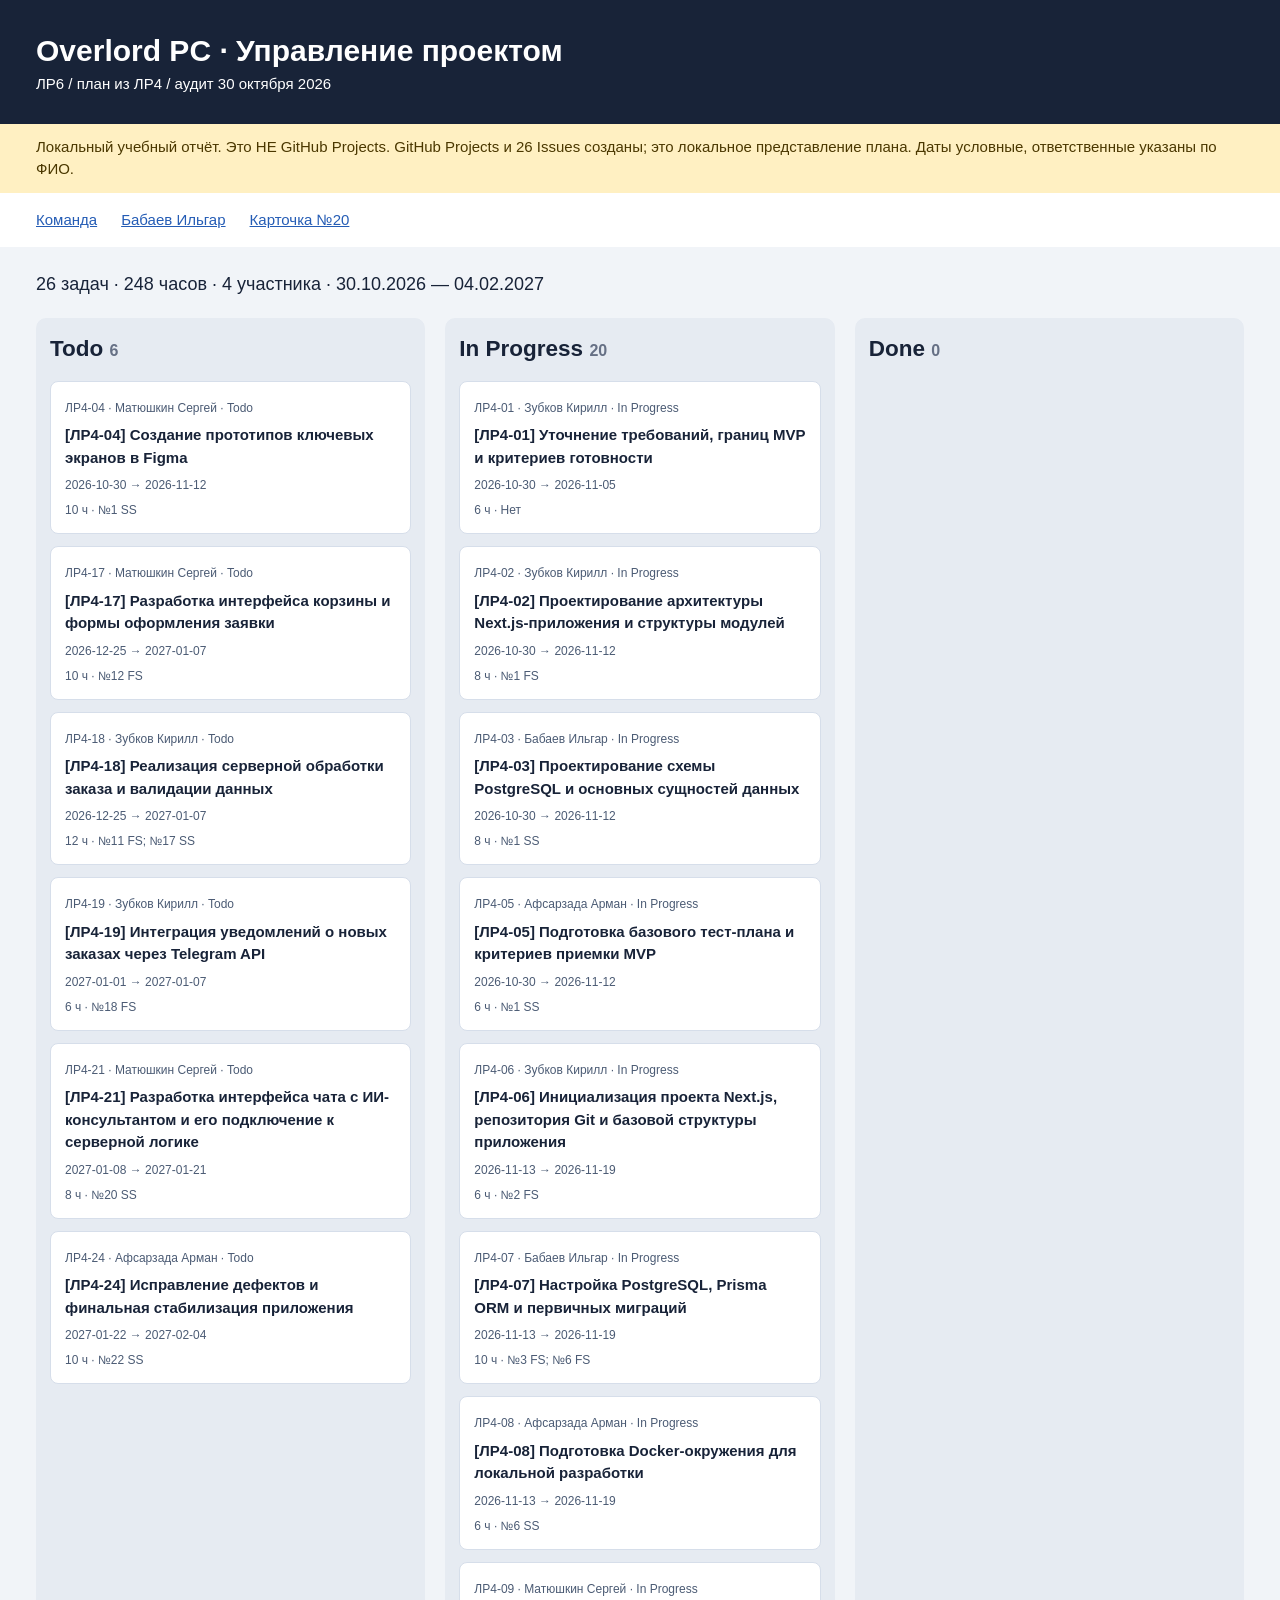
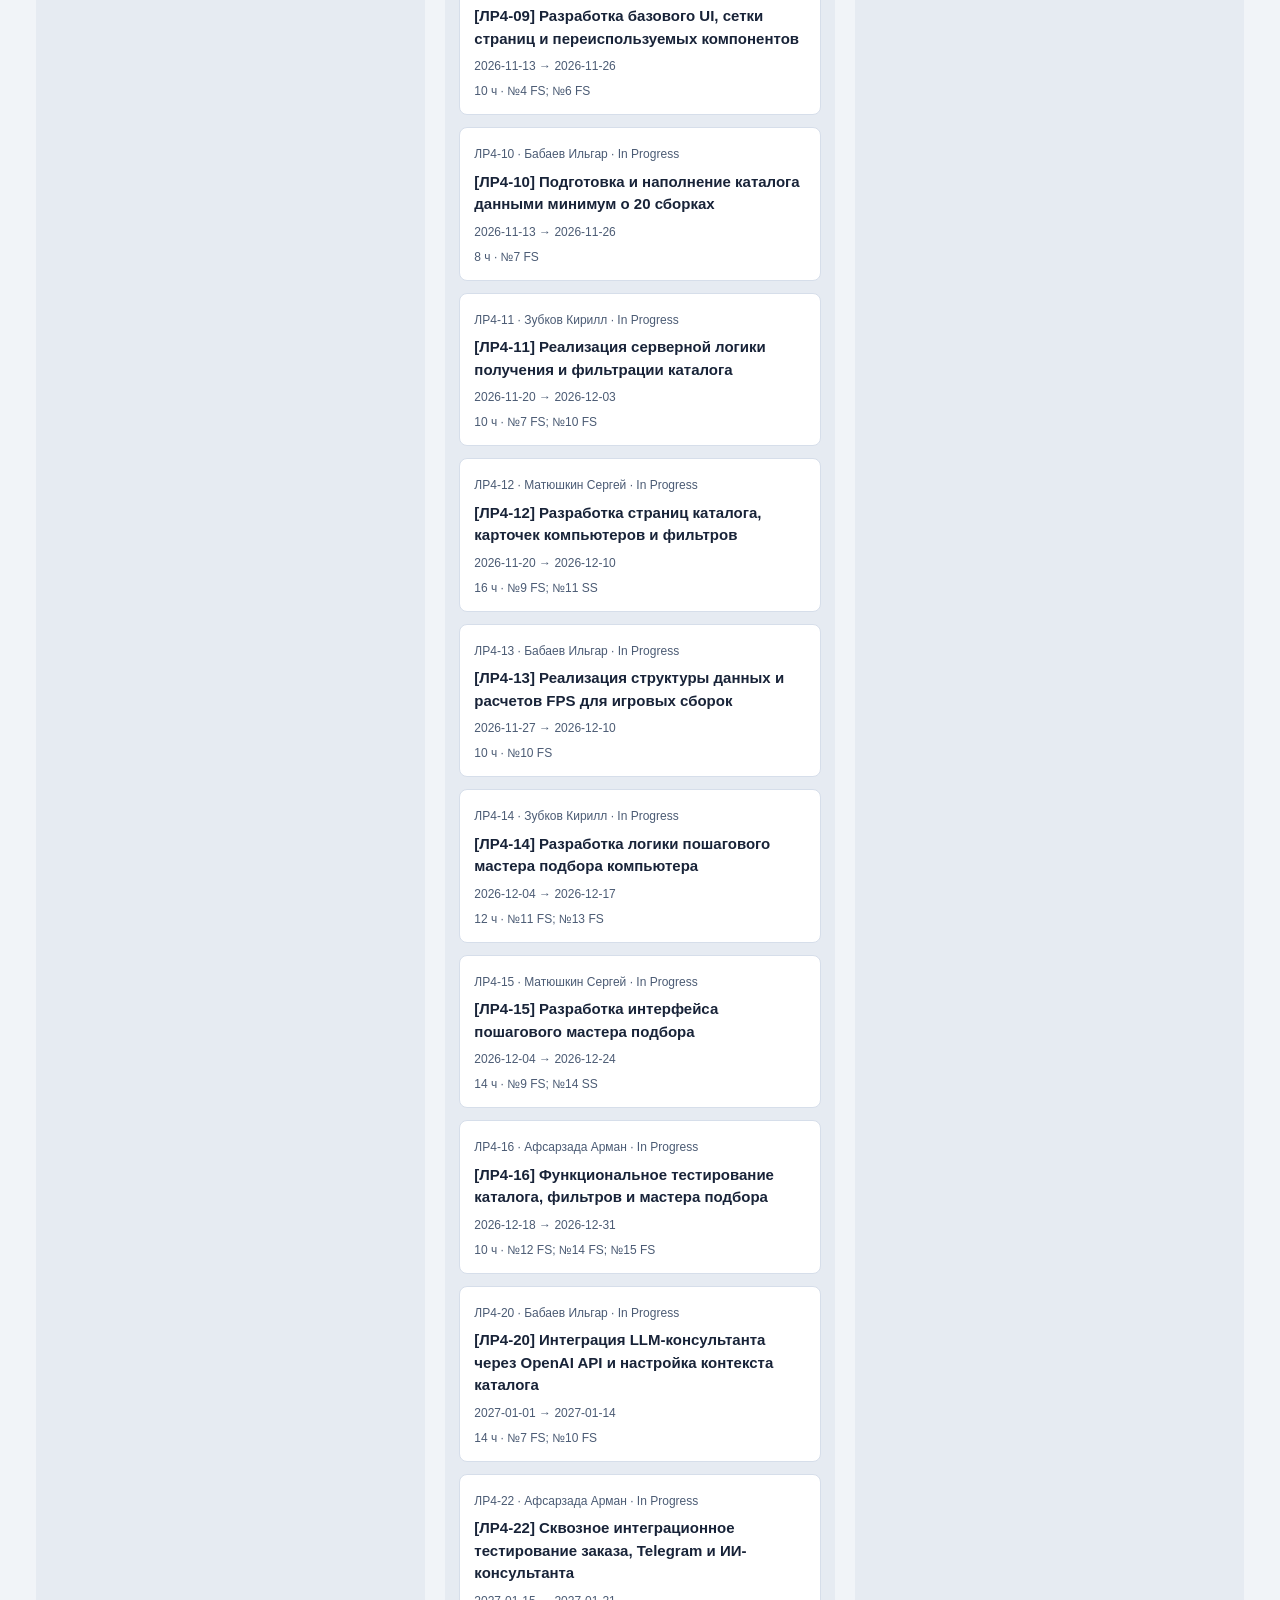
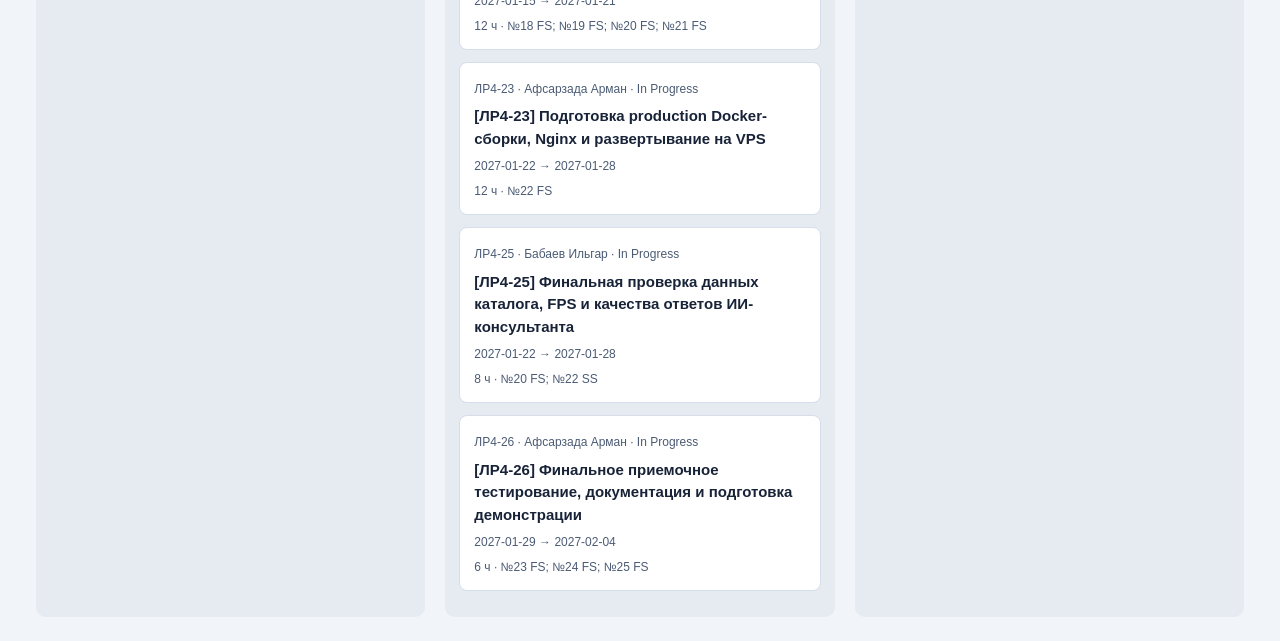
<file: docs/lab6_review.html>
<!doctype html><html lang="ru"><meta charset="utf-8"><meta name="viewport" content="width=device-width, initial-scale=1"><title>Overlord PC — ЛР6, локальная доска</title><style>
*{box-sizing:border-box}body{margin:0;background:#f1f4f8;color:#182338;font:15px/1.5 Arial,sans-serif}header{padding:28px 36px;background:#182338;color:#fff}h1{margin:0;font-size:30px}.notice{background:#fff0c2;padding:12px 36px;color:#4b3800}nav{padding:16px 36px;background:white;display:flex;gap:24px}a{color:#245cb5}main{padding:24px 36px}.stats{font-size:18px;margin-bottom:20px}.board{display:grid;grid-template-columns:1fr 1fr 1fr;gap:20px}.column{background:#e6ebf2;padding:14px;border-radius:10px}.column h2{margin:0 0 15px}.column h2 span{font-size:16px;color:#667085}article{background:#fff;border:1px solid #d6deea;border-radius:8px;padding:14px;margin-bottom:12px}article h3{font-size:15px;margin:6px 0}article p,article footer,small{font-size:12px;color:#4b5b74}article p{margin:7px 0}.individual{display:grid;grid-template-columns:repeat(3,1fr);gap:16px}.detail{max-width:1060px;background:white;padding:28px;border:1px solid #d6deea;border-radius:10px}.detail li{padding:7px 0}#individual,#task20{margin-top:42px}section[id]{scroll-margin-top:20px}@media(max-width:800px){.board,.individual{grid-template-columns:1fr}main{padding:16px}}
</style><header><h1>Overlord PC · Управление проектом</h1><div>ЛР6 / план из ЛР4 / аудит 30 октября 2026</div></header><div class="notice">Локальный учебный отчёт. Это НЕ GitHub Projects. GitHub Projects и 26 Issues созданы; это локальное представление плана. Даты условные, ответственные указаны по ФИО.</div><nav><a href="?view=team">Команда</a><a href="?view=individual">Бабаев Ильгар</a><a href="?view=task20">Карточка №20</a></nav><main>
<section id="team"><div class="stats">26 задач · 248 часов · 4 участника · 30.10.2026 — 04.02.2027</div><div class="board"><section class="column"><h2>Todo <span>6</span></h2><article><small>ЛР4-04 · Матюшкин Сергей · Todo</small><h3>[ЛР4-04] Создание прототипов ключевых экранов в Figma</h3><p>2026-10-30 → 2026-11-12</p><footer>10 ч · №1 SS</footer></article><article><small>ЛР4-17 · Матюшкин Сергей · Todo</small><h3>[ЛР4-17] Разработка интерфейса корзины и формы оформления заявки</h3><p>2026-12-25 → 2027-01-07</p><footer>10 ч · №12 FS</footer></article><article><small>ЛР4-18 · Зубков Кирилл · Todo</small><h3>[ЛР4-18] Реализация серверной обработки заказа и валидации данных</h3><p>2026-12-25 → 2027-01-07</p><footer>12 ч · №11 FS; №17 SS</footer></article><article><small>ЛР4-19 · Зубков Кирилл · Todo</small><h3>[ЛР4-19] Интеграция уведомлений о новых заказах через Telegram API</h3><p>2027-01-01 → 2027-01-07</p><footer>6 ч · №18 FS</footer></article><article><small>ЛР4-21 · Матюшкин Сергей · Todo</small><h3>[ЛР4-21] Разработка интерфейса чата с ИИ-консультантом и его подключение к серверной логике</h3><p>2027-01-08 → 2027-01-21</p><footer>8 ч · №20 SS</footer></article><article><small>ЛР4-24 · Афсарзада Арман · Todo</small><h3>[ЛР4-24] Исправление дефектов и финальная стабилизация приложения</h3><p>2027-01-22 → 2027-02-04</p><footer>10 ч · №22 SS</footer></article></section><section class="column"><h2>In Progress <span>20</span></h2><article><small>ЛР4-01 · Зубков Кирилл · In Progress</small><h3>[ЛР4-01] Уточнение требований, границ MVP и критериев готовности</h3><p>2026-10-30 → 2026-11-05</p><footer>6 ч · Нет</footer></article><article><small>ЛР4-02 · Зубков Кирилл · In Progress</small><h3>[ЛР4-02] Проектирование архитектуры Next.js-приложения и структуры модулей</h3><p>2026-10-30 → 2026-11-12</p><footer>8 ч · №1 FS</footer></article><article><small>ЛР4-03 · Бабаев Ильгар · In Progress</small><h3>[ЛР4-03] Проектирование схемы PostgreSQL и основных сущностей данных</h3><p>2026-10-30 → 2026-11-12</p><footer>8 ч · №1 SS</footer></article><article><small>ЛР4-05 · Афсарзада Арман · In Progress</small><h3>[ЛР4-05] Подготовка базового тест-плана и критериев приемки MVP</h3><p>2026-10-30 → 2026-11-12</p><footer>6 ч · №1 SS</footer></article><article><small>ЛР4-06 · Зубков Кирилл · In Progress</small><h3>[ЛР4-06] Инициализация проекта Next.js, репозитория Git и базовой структуры приложения</h3><p>2026-11-13 → 2026-11-19</p><footer>6 ч · №2 FS</footer></article><article><small>ЛР4-07 · Бабаев Ильгар · In Progress</small><h3>[ЛР4-07] Настройка PostgreSQL, Prisma ORM и первичных миграций</h3><p>2026-11-13 → 2026-11-19</p><footer>10 ч · №3 FS; №6 FS</footer></article><article><small>ЛР4-08 · Афсарзада Арман · In Progress</small><h3>[ЛР4-08] Подготовка Docker-окружения для локальной разработки</h3><p>2026-11-13 → 2026-11-19</p><footer>6 ч · №6 SS</footer></article><article><small>ЛР4-09 · Матюшкин Сергей · In Progress</small><h3>[ЛР4-09] Разработка базового UI, сетки страниц и переиспользуемых компонентов</h3><p>2026-11-13 → 2026-11-26</p><footer>10 ч · №4 FS; №6 FS</footer></article><article><small>ЛР4-10 · Бабаев Ильгар · In Progress</small><h3>[ЛР4-10] Подготовка и наполнение каталога данными минимум о 20 сборках</h3><p>2026-11-13 → 2026-11-26</p><footer>8 ч · №7 FS</footer></article><article><small>ЛР4-11 · Зубков Кирилл · In Progress</small><h3>[ЛР4-11] Реализация серверной логики получения и фильтрации каталога</h3><p>2026-11-20 → 2026-12-03</p><footer>10 ч · №7 FS; №10 FS</footer></article><article><small>ЛР4-12 · Матюшкин Сергей · In Progress</small><h3>[ЛР4-12] Разработка страниц каталога, карточек компьютеров и фильтров</h3><p>2026-11-20 → 2026-12-10</p><footer>16 ч · №9 FS; №11 SS</footer></article><article><small>ЛР4-13 · Бабаев Ильгар · In Progress</small><h3>[ЛР4-13] Реализация структуры данных и расчетов FPS для игровых сборок</h3><p>2026-11-27 → 2026-12-10</p><footer>10 ч · №10 FS</footer></article><article><small>ЛР4-14 · Зубков Кирилл · In Progress</small><h3>[ЛР4-14] Разработка логики пошагового мастера подбора компьютера</h3><p>2026-12-04 → 2026-12-17</p><footer>12 ч · №11 FS; №13 FS</footer></article><article><small>ЛР4-15 · Матюшкин Сергей · In Progress</small><h3>[ЛР4-15] Разработка интерфейса пошагового мастера подбора</h3><p>2026-12-04 → 2026-12-24</p><footer>14 ч · №9 FS; №14 SS</footer></article><article><small>ЛР4-16 · Афсарзада Арман · In Progress</small><h3>[ЛР4-16] Функциональное тестирование каталога, фильтров и мастера подбора</h3><p>2026-12-18 → 2026-12-31</p><footer>10 ч · №12 FS; №14 FS; №15 FS</footer></article><article><small>ЛР4-20 · Бабаев Ильгар · In Progress</small><h3>[ЛР4-20] Интеграция LLM-консультанта через OpenAI API и настройка контекста каталога</h3><p>2027-01-01 → 2027-01-14</p><footer>14 ч · №7 FS; №10 FS</footer></article><article><small>ЛР4-22 · Афсарзада Арман · In Progress</small><h3>[ЛР4-22] Сквозное интеграционное тестирование заказа, Telegram и ИИ-консультанта</h3><p>2027-01-15 → 2027-01-21</p><footer>12 ч · №18 FS; №19 FS; №20 FS; №21 FS</footer></article><article><small>ЛР4-23 · Афсарзада Арман · In Progress</small><h3>[ЛР4-23] Подготовка production Docker-сборки, Nginx и развертывание на VPS</h3><p>2027-01-22 → 2027-01-28</p><footer>12 ч · №22 FS</footer></article><article><small>ЛР4-25 · Бабаев Ильгар · In Progress</small><h3>[ЛР4-25] Финальная проверка данных каталога, FPS и качества ответов ИИ-консультанта</h3><p>2027-01-22 → 2027-01-28</p><footer>8 ч · №20 FS; №22 SS</footer></article><article><small>ЛР4-26 · Афсарзада Арман · In Progress</small><h3>[ЛР4-26] Финальное приемочное тестирование, документация и подготовка демонстрации</h3><p>2027-01-29 → 2027-02-04</p><footer>6 ч · №23 FS; №24 FS; №25 FS</footer></article></section><section class="column"><h2>Done <span>0</span></h2></section></div></section><section id="individual"><h2>Бабаев Ильгар · PostgreSQL / Data / LLM · 58 часов</h2><div class="individual"><article><small>ЛР4-03 · Бабаев Ильгар · In Progress</small><h3>[ЛР4-03] Проектирование схемы PostgreSQL и основных сущностей данных</h3><p>2026-10-30 → 2026-11-12</p><footer>8 ч · №1 SS</footer></article><article><small>ЛР4-07 · Бабаев Ильгар · In Progress</small><h3>[ЛР4-07] Настройка PostgreSQL, Prisma ORM и первичных миграций</h3><p>2026-11-13 → 2026-11-19</p><footer>10 ч · №3 FS; №6 FS</footer></article><article><small>ЛР4-10 · Бабаев Ильгар · In Progress</small><h3>[ЛР4-10] Подготовка и наполнение каталога данными минимум о 20 сборках</h3><p>2026-11-13 → 2026-11-26</p><footer>8 ч · №7 FS</footer></article><article><small>ЛР4-13 · Бабаев Ильгар · In Progress</small><h3>[ЛР4-13] Реализация структуры данных и расчетов FPS для игровых сборок</h3><p>2026-11-27 → 2026-12-10</p><footer>10 ч · №10 FS</footer></article><article><small>ЛР4-20 · Бабаев Ильгар · In Progress</small><h3>[ЛР4-20] Интеграция LLM-консультанта через OpenAI API и настройка контекста каталога</h3><p>2027-01-01 → 2027-01-14</p><footer>14 ч · №7 FS; №10 FS</footer></article><article><small>ЛР4-25 · Бабаев Ильгар · In Progress</small><h3>[ЛР4-25] Финальная проверка данных каталога, FPS и качества ответов ИИ-консультанта</h3><p>2027-01-22 → 2027-01-28</p><footer>8 ч · №20 FS; №22 SS</footer></article></div></section><section id="task20"><div class="detail"><small>Локальная учебная карточка · не GitHub Projects · даты условные</small><h2>[ЛР4-20] Интеграция LLM-консультанта через OpenAI API и настройка контекста каталога</h2><p><b>Ответственный:</b> Бабаев Ильгар · <b>Статус:</b> In Progress</p><p><b>Период:</b> 2027-01-01 — 2027-01-14 · недели 10–11 · <b>Оценка:</b> 14 часов</p><p><b>Зависимости:</b> №7 FS; №10 FS</p><p>Интеграция LLM-консультанта через OpenAI API по текущему запросу пользователя. Исходное название ЛР4 с Ollama сохранено в поле original_title; номер, часы, период и зависимости не изменены.</p><h3>Подтверждено аудитом</h3><p>api/ai/llm.py поддерживает OpenAI и Ollama; router.py и agent.py реализуют чат и инструменты. Тесты используют FakeModel; реальный вызов OpenAI в ЛР6 не выполнялся.</p><h3>Критерии приёмки</h3><ul><li>☐ Использовать существующий ChatOpenAI и инструменты recommend_pc, get_build_details, find_component_options, suggest_upgrade.</li><li>☐ Проверить ответ на запрос по бюджету, получение цен/FPS из инструмента и уточнение с тем же session_id.</li><li>☐ Убедиться, что данные разных сессий не смешиваются; учитывать, что MemorySaver теряет контекст при перезапуске.</li><li>☐ Проверить валидацию, отсутствие настройки, тайм-аут и недоступность провайдера; ключи и тексты приватных диалогов не прикладывать.</li><li>☐ Приложить обезличенный протокол реального OpenAI-запроса; наличие кода и FakeModel не является такой проверкой.</li></ul></div></section></main><script>
const view = new URLSearchParams(location.search).get('view') || 'team';
for (const id of ['team','individual','task20']) document.getElementById(id).hidden = id !== view;
const selected = document.getElementById(view);
if (selected) selected.style.marginTop = '0';
</script></html>
</file>
